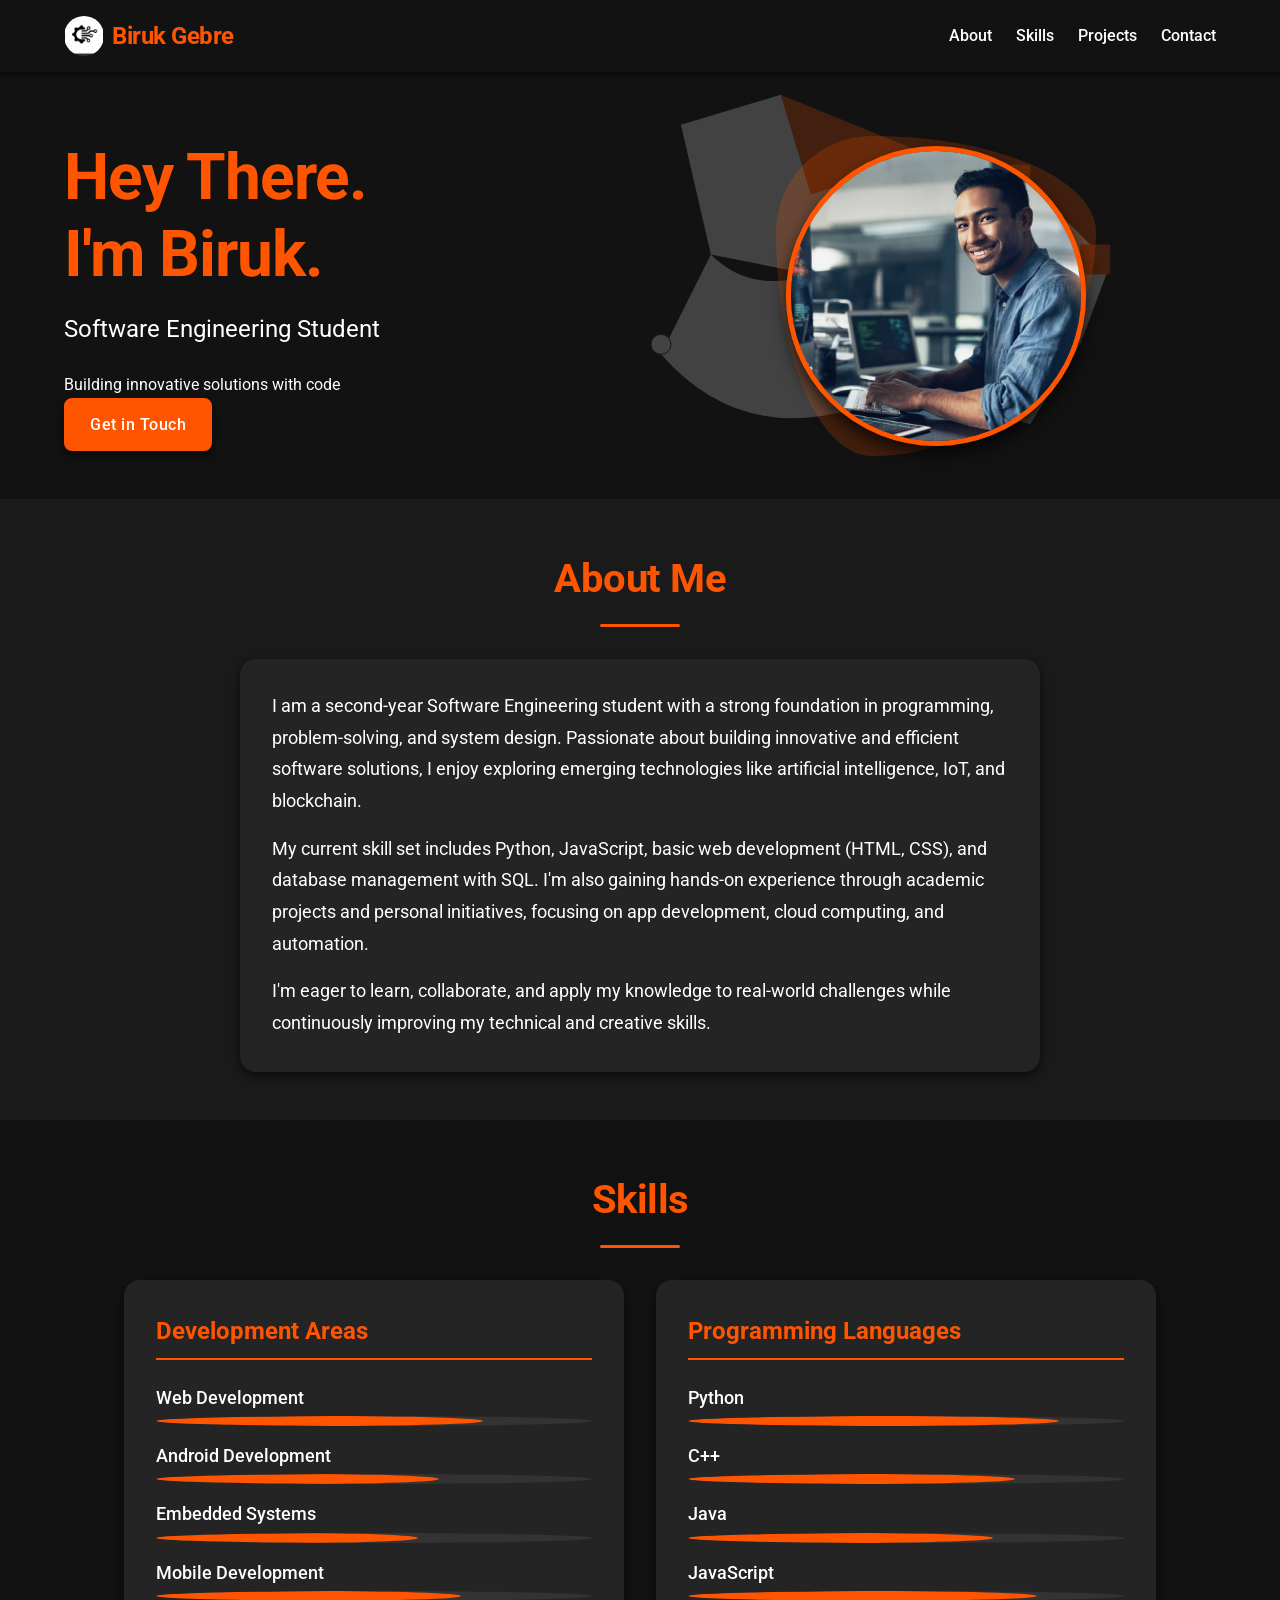
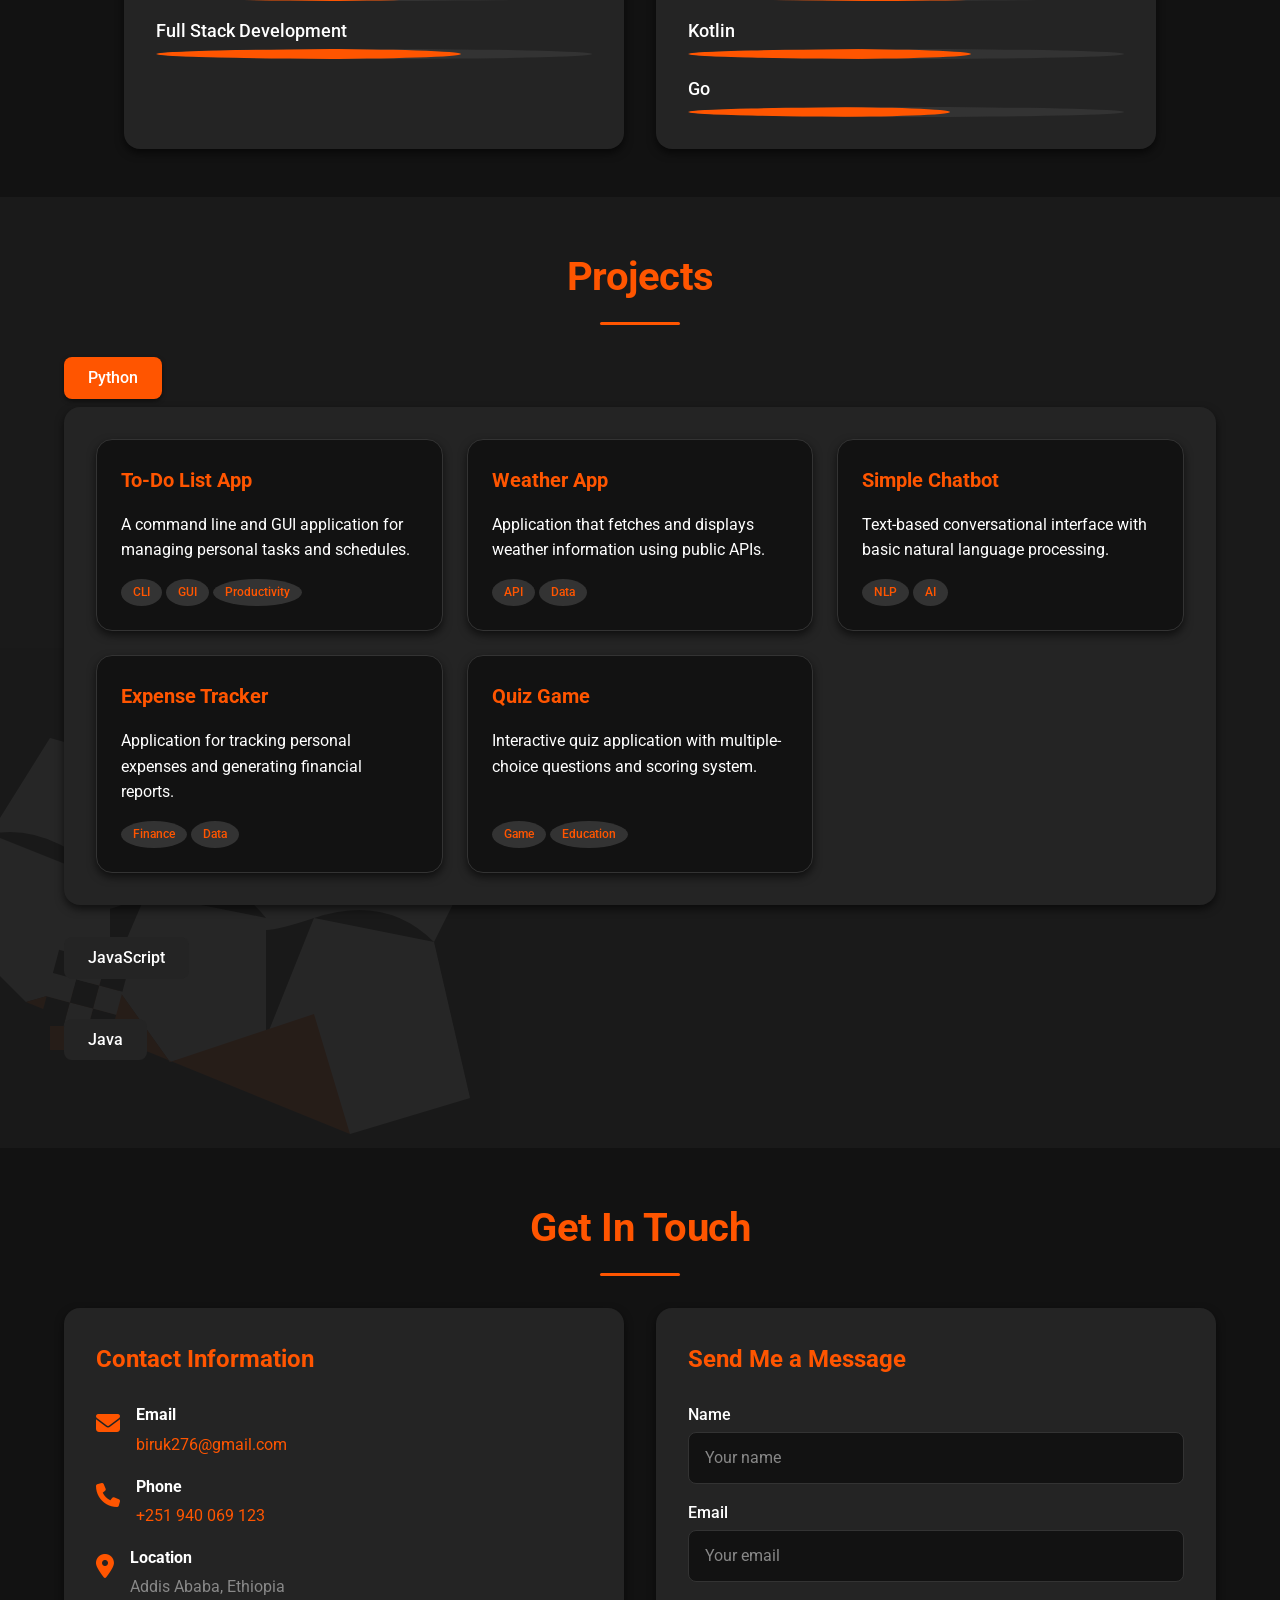
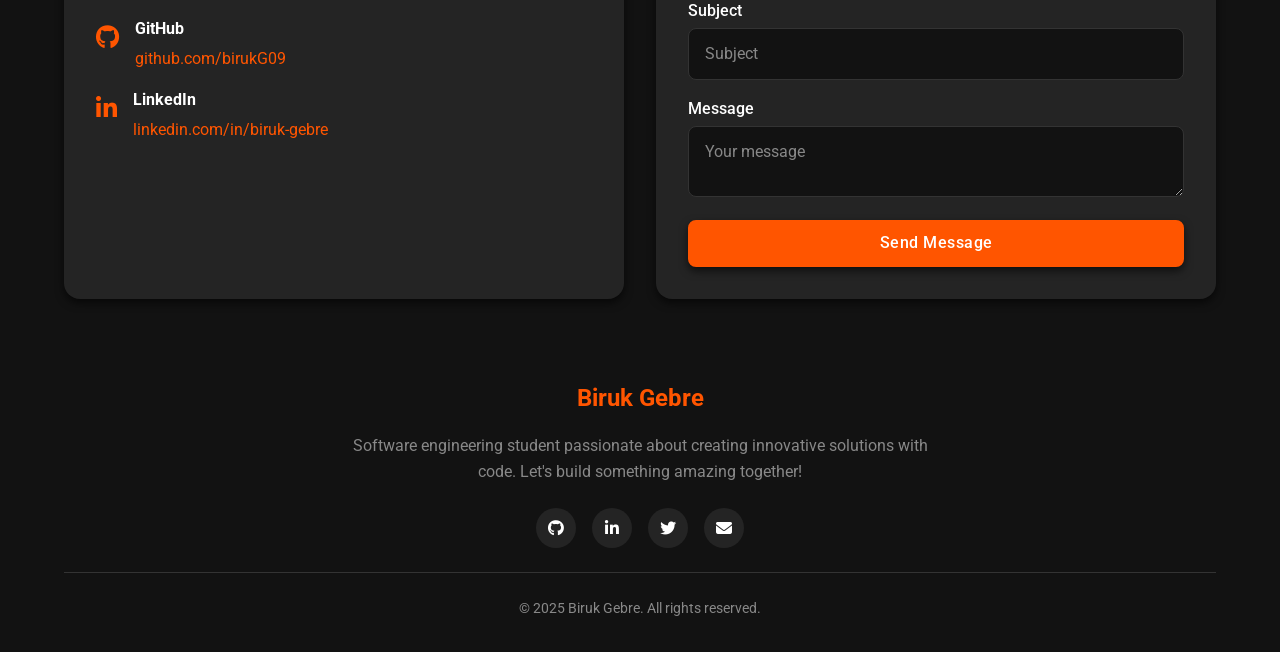
<file: index.html>
<!DOCTYPE html>
<html lang="en">
<head>
    <meta charset="UTF-8">
    <meta name="viewport" content="width=device-width, initial-scale=1.0">
    <title>Biruk Gebre - Software Engineering Portfolio</title>
    <meta name="description" content="Portfolio of Biruk Gebre, a second-year software engineering student showcasing skills and projects">
    <link rel="stylesheet" href="css/normalize.css">
    <link rel="stylesheet" href="css/styles.css">
    <link rel="preconnect" href="https://fonts.googleapis.com">
    <link rel="preconnect" href="https://fonts.gstatic.com" crossorigin>
    <link href="https://fonts.googleapis.com/css2?family=Roboto:wght@300;400;500;700&family=Source+Code+Pro:wght@400;600&display=swap" rel="stylesheet">
    <link rel="stylesheet" href="https://cdnjs.cloudflare.com/ajax/libs/font-awesome/6.4.0/css/all.min.css">
</head>
<body>
    <header class="header">
        <div class="container">
            <div class="header__content">
                <div class="header__logo">
                    <img src="./assets/logo.jpg" alt="Tech Logo" class="logo-img">
                    <h1 class="logo-text">Biruk Gebre</h1>
                </div>
                <nav class="nav">
                    <ul class="nav__list">
                        <li class="nav__item"><a href="#about" class="nav__link">About</a></li>
                        <li class="nav__item"><a href="#skills" class="nav__link">Skills</a></li>
                        <li class="nav__item"><a href="#projects" class="nav__link">Projects</a></li>
                        <li class="nav__item"><a href="#contact" class="nav__link">Contact</a></li>
                    </ul>
                </nav>
                <div class="header__mobile-nav">
                    <input type="checkbox" id="nav-toggle" class="nav-toggle">
                    <label for="nav-toggle" class="nav-toggle-label">
                        <span></span>
                    </label>
                    <nav class="mobile-nav">
                        <ul class="mobile-nav__list">
                            <li class="mobile-nav__item"><a href="#about" class="mobile-nav__link">About</a></li>
                            <li class="mobile-nav__item"><a href="#skills" class="mobile-nav__link">Skills</a></li>
                            <li class="mobile-nav__item"><a href="#projects" class="mobile-nav__link">Projects</a></li>
                            <li class="mobile-nav__item"><a href="#contact" class="mobile-nav__link">Contact</a></li>
                        </ul>
                    </nav>
                </div>
            </div>
        </div>
    </header>

    <main>
        <section class="hero">
            <div class="container">
                <div class="hero__content">
                    <div class="hero__text">
                        <h2 class="hero__title">Hey There.<br>I'm Biruk.</h2>
                        <p class="hero__subtitle">Software Engineering Student</p>
                        <p class="hero__description">Building innovative solutions with code</p>
                        <a href="#contact" class="btn btn--primary">Get in Touch</a>
                    </div>
                    <div class="hero__image">
                        <div class="profile-image">
                            <img src="./assets/profile.jpg" alt="Biruk Gebre - Software Engineer" class="profile-photo">
                        </div>
                    </div>
                </div>
            </div>
        </section>

        <section id="about" class="about section">
            <div class="container">
                <h2 class="section__title">About Me</h2>
                <div class="about__content">
                    <p class="about__text">
                        I am a second-year Software Engineering student with a strong foundation in programming, problem-solving, and system design. Passionate about building innovative and efficient software solutions, I enjoy exploring emerging technologies like artificial intelligence, IoT, and blockchain.
                    </p>
                    <p class="about__text">
                        My current skill set includes Python, JavaScript, basic web development (HTML, CSS), and database management with SQL. I'm also gaining hands-on experience through academic projects and personal initiatives, focusing on app development, cloud computing, and automation.
                    </p>
                    <p class="about__text">
                        I'm eager to learn, collaborate, and apply my knowledge to real-world challenges while continuously improving my technical and creative skills.
                    </p>
                </div>
            </div>
        </section>

        <section id="skills" class="skills section">
            <div class="container">
                <h2 class="section__title">Skills</h2>
                <div class="skills__categories">
                    <div class="skill-category">
                        <h3 class="skill-category__title">Development Areas</h3>
                        <ul class="skill-list">
                            <li class="skill-item">
                                <span class="skill-name">Web Development</span>
                                <div class="skill-bar">
                                    <div class="skill-progress" style="width: 75%"></div>
                                </div>
                            </li>
                            <li class="skill-item">
                                <span class="skill-name">Android Development</span>
                                <div class="skill-bar">
                                    <div class="skill-progress" style="width: 65%"></div>
                                </div>
                            </li>
                            <li class="skill-item">
                                <span class="skill-name">Embedded Systems</span>
                                <div class="skill-bar">
                                    <div class="skill-progress" style="width: 60%"></div>
                                </div>
                            </li>
                            <li class="skill-item">
                                <span class="skill-name">Mobile Development</span>
                                <div class="skill-bar">
                                    <div class="skill-progress" style="width: 70%"></div>
                                </div>
                            </li>
                            <li class="skill-item">
                                <span class="skill-name">Full Stack Development</span>
                                <div class="skill-bar">
                                    <div class="skill-progress" style="width: 70%"></div>
                                </div>
                            </li>
                        </ul>
                    </div>
                    
                    <div class="skill-category">
                        <h3 class="skill-category__title">Programming Languages</h3>
                        <ul class="skill-list">
                            <li class="skill-item">
                                <span class="skill-name">Python</span>
                                <div class="skill-bar">
                                    <div class="skill-progress" style="width: 85%"></div>
                                </div>
                            </li>
                            <li class="skill-item">
                                <span class="skill-name">C++</span>
                                <div class="skill-bar">
                                    <div class="skill-progress" style="width: 75%"></div>
                                </div>
                            </li>
                            <li class="skill-item">
                                <span class="skill-name">Java</span>
                                <div class="skill-bar">
                                    <div class="skill-progress" style="width: 70%"></div>
                                </div>
                            </li>
                            <li class="skill-item">
                                <span class="skill-name">JavaScript</span>
                                <div class="skill-bar">
                                    <div class="skill-progress" style="width: 80%"></div>
                                </div>
                            </li>
                            <li class="skill-item">
                                <span class="skill-name">Kotlin</span>
                                <div class="skill-bar">
                                    <div class="skill-progress" style="width: 65%"></div>
                                </div>
                            </li>
                            <li class="skill-item">
                                <span class="skill-name">Go</span>
                                <div class="skill-bar">
                                    <div class="skill-progress" style="width: 60%"></div>
                                </div>
                            </li>
                        </ul>
                    </div>
                </div>
            </div>
        </section>

        <section id="projects" class="projects section">
            <div class="container">
                <h2 class="section__title">Projects</h2>
                
                <div class="projects-tabs">
                    <div class="projects-tab">
                        <input type="radio" id="python" name="projects" class="tab-input" checked>
                        <label for="python" class="tab-label">Python</label>
                        <div class="tab-content">
                            <div class="projects-grid">
                                <div class="project-card">
                                    <h3 class="project-card__title">To-Do List App</h3>
                                    <p class="project-card__description">A command line and GUI application for managing personal tasks and schedules.</p>
                                    <div class="project-card__tags">
                                        <span class="tag">CLI</span>
                                        <span class="tag">GUI</span>
                                        <span class="tag">Productivity</span>
                                    </div>
                                </div>
                                <div class="project-card">
                                    <h3 class="project-card__title">Weather App</h3>
                                    <p class="project-card__description">Application that fetches and displays weather information using public APIs.</p>
                                    <div class="project-card__tags">
                                        <span class="tag">API</span>
                                        <span class="tag">Data</span>
                                    </div>
                                </div>
                                <div class="project-card">
                                    <h3 class="project-card__title">Simple Chatbot</h3>
                                    <p class="project-card__description">Text-based conversational interface with basic natural language processing.</p>
                                    <div class="project-card__tags">
                                        <span class="tag">NLP</span>
                                        <span class="tag">AI</span>
                                    </div>
                                </div>
                                <div class="project-card">
                                    <h3 class="project-card__title">Expense Tracker</h3>
                                    <p class="project-card__description">Application for tracking personal expenses and generating financial reports.</p>
                                    <div class="project-card__tags">
                                        <span class="tag">Finance</span>
                                        <span class="tag">Data</span>
                                    </div>
                                </div>
                                <div class="project-card">
                                    <h3 class="project-card__title">Quiz Game</h3>
                                    <p class="project-card__description">Interactive quiz application with multiple-choice questions and scoring system.</p>
                                    <div class="project-card__tags">
                                        <span class="tag">Game</span>
                                        <span class="tag">Education</span>
                                    </div>
                                </div>
                            </div>
                        </div>
                    </div>
                    
                    <div class="projects-tab">
                        <input type="radio" id="javascript" name="projects" class="tab-input">
                        <label for="javascript" class="tab-label">JavaScript</label>
                        <div class="tab-content">
                            <div class="projects-grid">
                                <div class="project-card">
                                    <h3 class="project-card__title">Personal Finance Dashboard</h3>
                                    <p class="project-card__description">Interactive dashboard for visualizing personal expenses and income.</p>
                                    <div class="project-card__tags">
                                        <span class="tag">Dashboard</span>
                                        <span class="tag">Finance</span>
                                    </div>
                                </div>
                                <div class="project-card">
                                    <h3 class="project-card__title">Recipe Finder</h3>
                                    <p class="project-card__description">Web application that allows users to search for recipes based on ingredients.</p>
                                    <div class="project-card__tags">
                                        <span class="tag">API</span>
                                        <span class="tag">Food</span>
                                    </div>
                                </div>
                                <div class="project-card">
                                    <h3 class="project-card__title">Note Taking App</h3>
                                    <p class="project-card__description">Web-based application for creating, organizing, and managing notes.</p>
                                    <div class="project-card__tags">
                                        <span class="tag">Productivity</span>
                                        <span class="tag">Local Storage</span>
                                    </div>
                                </div>
                            </div>
                        </div>
                    </div>
                    
                    <div class="projects-tab">
                        <input type="radio" id="java" name="projects" class="tab-input">
                        <label for="java" class="tab-label">Java</label>
                        <div class="tab-content">
                            <div class="projects-grid">
                                <div class="project-card">
                                    <h3 class="project-card__title">Learning Management System</h3>
                                    <p class="project-card__description">Application for managing educational courses, assignments, and student records.</p>
                                    <div class="project-card__tags">
                                        <span class="tag">Education</span>
                                        <span class="tag">Database</span>
                                    </div>
                                </div>
                                <div class="project-card">
                                    <h3 class="project-card__title">Inventory Management</h3>
                                    <p class="project-card__description">Desktop application for tracking inventory in small business settings.</p>
                                    <div class="project-card__tags">
                                        <span class="tag">Business</span>
                                        <span class="tag">GUI</span>
                                    </div>
                                </div>
                            </div>
                        </div>
                    </div>
                </div>
            </div>
        </section>

        <section id="contact" class="contact section">
            <div class="container">
                <h2 class="section__title">Get In Touch</h2>
                <div class="contact__content">
                    <div class="contact__info">
                        <h3 class="contact__heading">Contact Information</h3>
                        <ul class="contact-list">
                            <li class="contact-item">
                                <div class="contact-icon">
                                    <i class="fas fa-envelope"></i>
                                </div>
                                <div class="contact-text">
                                    <span class="contact-label">Email</span>
                                    <span class="contact-value"><a href="mailto:biruk276@gmail.com">biruk276@gmail.com</a></span>
                                </div>
                            </li>
                            <li class="contact-item">
                                <div class="contact-icon">
                                    <i class="fas fa-phone"></i>
                                </div>
                                <div class="contact-text">
                                    <span class="contact-label">Phone</span>
                                    <span class="contact-value"><a href="tel:+251940069123">+251 940 069 123</a></span>
                                </div>
                            </li>
                            <li class="contact-item">
                                <div class="contact-icon">
                                    <i class="fas fa-map-marker-alt"></i>
                                </div>
                                <div class="contact-text">
                                    <span class="contact-label">Location</span>
                                    <span class="contact-value">Addis Ababa, Ethiopia</span>
                                </div>
                            </li>
                            <li class="contact-item">
                                <div class="contact-icon">
                                    <i class="fab fa-github"></i>
                                </div>
                                <div class="contact-text">
                                    <span class="contact-label">GitHub</span>
                                    <span class="contact-value"><a href="https://github.com/birukG09" target="_blank">github.com/birukG09</a></span>
                                </div>
                            </li>
                            <li class="contact-item">
                                <div class="contact-icon">
                                    <i class="fab fa-linkedin-in"></i>
                                </div>
                                <div class="contact-text">
                                    <span class="contact-label">LinkedIn</span>
                                    <span class="contact-value"><a href="https://linkedin.com/in/biruk-gebre" target="_blank">linkedin.com/in/biruk-gebre</a></span>
                                </div>
                            </li>
                        </ul>
                    </div>
                    <div class="contact__form">
                        <h3 class="contact__heading">Send Me a Message</h3>
                        <form id="contact-form">
                            <div class="form-group">
                                <label for="name" class="form-label">Name</label>
                                <input type="text" id="name" name="name" class="form-control" placeholder="Your name" required>
                            </div>
                            <div class="form-group">
                                <label for="email" class="form-label">Email</label>
                                <input type="email" id="email" name="email" class="form-control" placeholder="Your email" required>
                            </div>
                            <div class="form-group">
                                <label for="subject" class="form-label">Subject</label>
                                <input type="text" id="subject" name="subject" class="form-control" placeholder="Subject">
                            </div>
                            <div class="form-group">
                                <label for="message" class="form-label">Message</label>
                                <textarea id="message" name="message" class="form-control" placeholder="Your message" required></textarea>
                            </div>
                            <button type="submit" class="btn btn--primary btn--full">Send Message</button>
                        </form>
                    </div>
                </div>
            </div>
        </section>
    </main>

    <footer class="footer">
        <div class="container">
            <div class="footer__content">
                <div class="footer__logo">Biruk Gebre</div>
                <p class="footer__text">Software engineering student passionate about creating innovative solutions with code. Let's build something amazing together!</p>
                <div class="social-links">
                    <a href="https://github.com/birukG09" class="social-link" target="_blank" aria-label="GitHub">
                        <i class="fab fa-github"></i>
                    </a>
                    <a href="https://linkedin.com/in/biruk-gebre" class="social-link" target="_blank" aria-label="LinkedIn">
                        <i class="fab fa-linkedin-in"></i>
                    </a>
                    <a href="https://twitter.com/biruk-gebre" class="social-link" target="_blank" aria-label="Twitter">
                        <i class="fab fa-twitter"></i>
                    </a>
                    <a href="mailto:biruk276@gmail.com" class="social-link" aria-label="Email">
                        <i class="fas fa-envelope"></i>
                    </a>
                </div>
                <div class="footer__bottom">
                    <p class="copyright">&copy; 2025 Biruk Gebre. All rights reserved.</p>
                </div>
            </div>
        </div>
    </footer>

    <script>
        // Simple script to toggle header styling on scroll
        window.addEventListener('scroll', () => {
            const header = document.querySelector('.header');
            if (window.scrollY > 100) {
                header.classList.add('scrolled');
            } else {
                header.classList.remove('scrolled');
            }
        });

        // Form submission handling (for demonstration)
        const contactForm = document.getElementById('contact-form');
        if (contactForm) {
            contactForm.addEventListener('submit', (e) => {
                e.preventDefault();
                // In a real application, you would send the form data to a server
                alert('Thank you for your message! I will get back to you soon.');
                contactForm.reset();
            });
        }
    </script>
</body>
</html>
</file>
<file: css/styles.css>
/* ===== Variables ===== */
:root {
    /* Colors - Updated to match Figma template */
    --color-primary: #FF5500;
    --color-background: #1A1A1A;
    --color-dark: #121212;
    --color-light: #FFFFFF;
    --color-gray: #888888;
    --color-gray-light: #333333;
    --color-gray-dark: #242424;
    
    /* Typography */
    --font-family-base: 'Roboto', sans-serif;
    --font-family-heading: 'Roboto', sans-serif;
    --font-family-code: 'Source Code Pro', monospace;
    
    /* Spacing */
    --spacing-xs: 0.25rem;
    --spacing-sm: 0.5rem;
    --spacing-md: 1rem;
    --spacing-lg: 1.5rem;
    --spacing-xl: 2rem;
    --spacing-xxl: 3rem;
    
    /* Borders */
    --border-radius-sm: 0.25rem;
    --border-radius-md: 0.5rem;
    --border-radius-lg: 1rem;
    --border-radius-full: 50%;
    
    /* Shadows */
    --shadow-sm: 0 2px 4px rgba(0, 0, 0, 0.5);
    --shadow-md: 0 4px 8px rgba(0, 0, 0, 0.6);
    --shadow-lg: 0 8px 16px rgba(0, 0, 0, 0.7);
    
    /* Transitions */
    --transition-fast: 150ms ease-in-out;
    --transition-default: 300ms ease-in-out;
    --transition-slow: 500ms ease-in-out;
}

/* ===== Base Styles ===== */
*, *::before, *::after {
    box-sizing: border-box;
    margin: 0;
    padding: 0;
}

html {
    scroll-behavior: smooth;
    font-size: 16px;
}

body {
    font-family: var(--font-family-base);
    color: var(--color-light);
    background-color: var(--color-background);
    line-height: 1.6;
}

a {
    text-decoration: none;
    color: var(--color-primary);
    transition: color var(--transition-fast);
}

a:hover {
    color: var(--color-light);
}

ul {
    list-style: none;
}

img {
    max-width: 100%;
    height: auto;
    display: block;
}

.container {
    width: 100%;
    max-width: 1200px;
    margin: 0 auto;
    padding: 0 var(--spacing-lg);
}

.section {
    padding: var(--spacing-xxl) 0;
}

.section__title {
    font-size: 2.5rem;
    text-align: center;
    margin-bottom: var(--spacing-xl);
    position: relative;
    font-weight: 700;
    color: var(--color-primary);
    padding-bottom: var(--spacing-md);
    letter-spacing: -0.5px;
}

.section__title::after {
    content: "";
    position: absolute;
    bottom: 0;
    left: 50%;
    transform: translateX(-50%);
    width: 80px;
    height: 3px;
    background-color: var(--color-primary);
    border-radius: var(--border-radius-sm);
}

/* ===== Buttons ===== */
.btn {
    display: inline-block;
    font-weight: 500;
    text-align: center;
    white-space: nowrap;
    vertical-align: middle;
    cursor: pointer;
    padding: 0.75rem 1.5rem;
    border-radius: var(--border-radius-md);
    transition: all var(--transition-fast);
    border: none;
    font-size: 1rem;
    letter-spacing: 0.5px;
}

.btn--primary {
    background-color: var(--color-primary);
    color: var(--color-light);
    border: 2px solid var(--color-primary);
    box-shadow: var(--shadow-md);
}

.btn--primary:hover, .btn--primary:focus {
    background-color: transparent;
    color: var(--color-primary);
    transform: translateY(-3px);
    box-shadow: var(--shadow-lg);
}

.btn--outline {
    background-color: transparent;
    color: var(--color-primary);
    border: 2px solid var(--color-primary);
}

.btn--outline:hover, .btn--outline:focus {
    background-color: var(--color-primary);
    color: var(--color-light);
    transform: translateY(-3px);
}

.btn--full {
    width: 100%;
}

/* ===== Header & Navigation ===== */
.header {
    position: fixed;
    top: 0;
    left: 0;
    width: 100%;
    z-index: 100;
    background-color: var(--color-dark);
    box-shadow: var(--shadow-sm);
    padding: var(--spacing-md) 0;
    transition: all var(--transition-default);
}

.header.scrolled {
    padding: var(--spacing-sm) 0;
    box-shadow: var(--shadow-md);
}

.header__content {
    display: flex;
    justify-content: space-between;
    align-items: center;
}

.header__logo {
    display: flex;
    align-items: center;
    gap: var(--spacing-sm);
}

.logo-img {
    width: 40px;
    height: 40px;
    object-fit: contain;
    border-radius: var(--border-radius-full);
}

.logo-text {
    font-size: 1.5rem;
    font-weight: 700;
    color: var(--color-primary);
    margin: 0;
    letter-spacing: -0.5px;
}

.nav__list {
    display: flex;
}

.nav__item {
    margin-left: var(--spacing-lg);
}

.nav__link {
    font-weight: 500;
    color: var(--color-light);
    position: relative;
    padding: var(--spacing-xs) 0;
}

.nav__link:hover {
    color: var(--color-primary);
}

.nav__link::after {
    content: '';
    position: absolute;
    bottom: -2px;
    left: 0;
    width: 0;
    height: 2px;
    background-color: var(--color-primary);
    transition: width var(--transition-default);
}

.nav__link:hover::after {
    width: 100%;
}

/* Mobile Navigation */
.header__mobile-nav {
    display: none;
}

.nav-toggle {
    display: none;
}

.nav-toggle-label {
    display: none;
    height: 24px;
    width: 30px;
    position: relative;
    cursor: pointer;
}

.nav-toggle-label span,
.nav-toggle-label span::before,
.nav-toggle-label span::after {
    display: block;
    background: var(--color-light);
    height: 2px;
    width: 30px;
    position: absolute;
    left: 0;
    transition: all var(--transition-default);
}

.nav-toggle-label span {
    top: 11px;
}

.nav-toggle-label span::before,
.nav-toggle-label span::after {
    content: '';
}

.nav-toggle-label span::before {
    top: -8px;
}

.nav-toggle-label span::after {
    bottom: -8px;
}

.nav-toggle:checked ~ .nav-toggle-label span {
    background: transparent;
}

.nav-toggle:checked ~ .nav-toggle-label span::before {
    transform: rotate(45deg);
    top: 0;
}

.nav-toggle:checked ~ .nav-toggle-label span::after {
    transform: rotate(-45deg);
    bottom: 0;
}

.mobile-nav {
    position: absolute;
    top: 100%;
    right: 0;
    left: 0;
    background-color: var(--color-dark);
    box-shadow: var(--shadow-md);
    padding: var(--spacing-md) 0;
    text-align: center;
    transform: scale(1, 0);
    transform-origin: top;
    transition: transform var(--transition-default);
}

.nav-toggle:checked ~ .mobile-nav {
    transform: scale(1, 1);
}

.mobile-nav__list {
    margin: 0;
    padding: 0;
}

.mobile-nav__item {
    margin: var(--spacing-md) 0;
}

.mobile-nav__link {
    font-weight: 500;
    color: var(--color-light);
    font-size: 1.1rem;
    padding: var(--spacing-xs) 0;
    display: inline-block;
}

.mobile-nav__link:hover {
    color: var(--color-primary);
}

/* ===== Hero Section ===== */
.hero {
    padding: 140px 0 var(--spacing-xxl);
    background-color: var(--color-dark);
    position: relative;
    overflow: hidden;
}

.hero::before {
    content: '';
    position: absolute;
    top: 0;
    right: 0;
    width: 90%;
    height: 100%;
    background-image: url('../assets/abstract-design.svg');
    background-repeat: no-repeat;
    background-position: center right;
    background-size: contain;
    opacity: 0.2;
    z-index: 1;
}

.hero__content {
    position: relative;
    z-index: 2;
    display: flex;
    align-items: center;
    justify-content: space-between;
    gap: var(--spacing-xl);
}

.hero__text {
    flex: 1;
}

.hero__title {
    font-size: 4rem;
    font-weight: 700;
    margin-bottom: var(--spacing-md);
    color: var(--color-primary);
    line-height: 1.2;
    letter-spacing: -1px;
}

.hero__subtitle {
    font-size: 1.5rem;
    color: var(--color-light);
    margin-bottom: var(--spacing-lg);
    font-weight: 400;
}

.hero__image {
    flex: 1;
    display: flex;
    justify-content: center;
    position: relative;
}

.profile-image {
    width: 300px;
    height: 300px;
    position: relative;
    z-index: 3;
}

.profile-photo {
    width: 100%;
    height: 100%;
    object-fit: cover;
    border-radius: var(--border-radius-full);
    box-shadow: var(--shadow-lg);
    border: 5px solid var(--color-primary);
}

/* Animated blob shape behind profile */
.profile-image::before {
    content: '';
    position: absolute;
    width: 320px;
    height: 320px;
    background-color: var(--color-primary);
    opacity: 0.2;
    border-radius: 30% 70% 70% 30% / 30% 30% 70% 70%;
    top: -10px;
    left: -10px;
    z-index: -1;
    animation: morph 8s ease-in-out infinite;
}

@keyframes morph {
    0% { border-radius: 30% 70% 70% 30% / 30% 30% 70% 70%; }
    25% { border-radius: 70% 30% 30% 70% / 70% 30% 70% 30%; }
    50% { border-radius: 30% 30% 70% 70% / 60% 40% 60% 40%; }
    75% { border-radius: 40% 60% 30% 70% / 30% 30% 70% 70%; }
    100% { border-radius: 30% 70% 70% 30% / 30% 30% 70% 70%; }
}

/* ===== About Section ===== */
.about {
    background-color: var(--color-background);
}

.about__content {
    max-width: 800px;
    margin: 0 auto;
    background-color: var(--color-gray-dark);
    border-radius: var(--border-radius-lg);
    padding: var(--spacing-xl);
    box-shadow: var(--shadow-md);
}

.about__text {
    margin-bottom: var(--spacing-md);
    font-size: 1.1rem;
    color: var(--color-light);
    line-height: 1.8;
}

.about__text:last-child {
    margin-bottom: 0;
}

/* ===== Skills Section ===== */
.skills {
    background-color: var(--color-dark);
}

.skills__categories {
    display: flex;
    flex-wrap: wrap;
    gap: var(--spacing-xl);
    justify-content: center;
}

.skill-category {
    flex: 1;
    min-width: 300px;
    max-width: 500px;
    padding: var(--spacing-xl);
    background-color: var(--color-gray-dark);
    border-radius: var(--border-radius-lg);
    box-shadow: var(--shadow-md);
    transition: transform var(--transition-default), box-shadow var(--transition-default);
}

.skill-category:hover {
    transform: translateY(-5px);
    box-shadow: var(--shadow-lg);
}

.skill-category__title {
    margin-bottom: var(--spacing-lg);
    font-size: 1.5rem;
    color: var(--color-primary);
    padding-bottom: var(--spacing-sm);
    border-bottom: 2px solid var(--color-primary);
    font-weight: 700;
}

.skill-list {
    display: flex;
    flex-direction: column;
    gap: var(--spacing-md);
}

.skill-item {
    display: flex;
    flex-direction: column;
    gap: var(--spacing-xs);
}

.skill-name {
    font-weight: 500;
    font-size: 1.1rem;
    color: var(--color-light);
    display: flex;
    justify-content: space-between;
}

.skill-bar {
    height: 10px;
    background-color: var(--color-gray-light);
    border-radius: var(--border-radius-full);
    overflow: hidden;
}

.skill-progress {
    height: 100%;
    background-color: var(--color-primary);
    border-radius: var(--border-radius-full);
    transition: width 1s ease-in-out;
}

/* ===== Projects Section ===== */
.projects {
    background-color: var(--color-background);
    position: relative;
    overflow: hidden;
}

.projects::after {
    content: '';
    position: absolute;
    bottom: -100px;
    left: -100px;
    width: 600px;
    height: 600px;
    background-image: url('../assets/abstract-design.svg');
    background-repeat: no-repeat;
    background-position: center;
    background-size: cover;
    opacity: 0.05;
    z-index: 1;
    transform: rotate(180deg);
}

.projects-tabs {
    margin-top: var(--spacing-xl);
    display: flex;
    flex-direction: column;
    align-items: center;
    position: relative;
    z-index: 2;
}

.projects-tab {
    margin-bottom: var(--spacing-xl);
    width: 100%;
}

.tab-input {
    display: none;
}

.tab-label {
    display: inline-block;
    padding: var(--spacing-sm) var(--spacing-lg);
    background-color: var(--color-gray-dark);
    border-radius: var(--border-radius-md);
    font-weight: 500;
    cursor: pointer;
    transition: all var(--transition-fast);
    margin-right: var(--spacing-sm);
    margin-bottom: var(--spacing-sm);
    color: var(--color-light);
}

.tab-input:checked + .tab-label {
    background-color: var(--color-primary);
    color: var(--color-light);
    box-shadow: var(--shadow-sm);
}

.tab-content {
    display: none;
    padding: var(--spacing-xl);
    background-color: var(--color-gray-dark);
    border-radius: var(--border-radius-lg);
    box-shadow: var(--shadow-md);
}

.tab-input:checked ~ .tab-content {
    display: block;
    animation: fadeIn 0.5s ease-in-out;
}

@keyframes fadeIn {
    from { opacity: 0; transform: translateY(10px); }
    to { opacity: 1; transform: translateY(0); }
}

.projects-grid {
    display: grid;
    grid-template-columns: repeat(auto-fill, minmax(280px, 1fr));
    gap: var(--spacing-lg);
}

.project-card {
    background-color: var(--color-dark);
    border-radius: var(--border-radius-lg);
    padding: var(--spacing-lg);
    box-shadow: var(--shadow-md);
    transition: transform var(--transition-default), box-shadow var(--transition-default), border-color var(--transition-default);
    border: 1px solid var(--color-gray-light);
    height: 100%;
    display: flex;
    flex-direction: column;
    position: relative;
    overflow: hidden;
}

.project-card::after {
    content: '';
    position: absolute;
    top: -5px;
    right: -5px;
    width: 40px;
    height: 40px;
    background-color: transparent;
    border-top: 2px solid transparent;
    border-right: 2px solid transparent;
    transition: all var(--transition-default);
}

.project-card:hover {
    transform: translateY(-5px);
    box-shadow: var(--shadow-lg);
    border-color: var(--color-primary);
}

.project-card:hover::after {
    border-color: var(--color-primary);
}

.project-card__title {
    font-size: 1.25rem;
    margin-bottom: var(--spacing-md);
    color: var(--color-primary);
    font-weight: 700;
}

.project-card__description {
    margin-bottom: var(--spacing-md);
    flex-grow: 1;
    color: var(--color-light);
    line-height: 1.6;
}

.project-card__tags {
    display: flex;
    flex-wrap: wrap;
    gap: var(--spacing-xs);
}

.tag {
    display: inline-block;
    padding: 0.25rem 0.75rem;
    background-color: var(--color-gray-light);
    color: var(--color-primary);
    border-radius: var(--border-radius-full);
    font-size: 0.75rem;
    font-weight: 500;
}

/* ===== Contact Section ===== */
.contact {
    background-color: var(--color-dark);
    position: relative;
}

.contact__content {
    display: flex;
    flex-wrap: wrap;
    gap: var(--spacing-xl);
    justify-content: center;
}

.contact__info {
    flex: 1;
    min-width: 300px;
    background-color: var(--color-gray-dark);
    padding: var(--spacing-xl);
    border-radius: var(--border-radius-lg);
    box-shadow: var(--shadow-md);
}

.contact__heading {
    font-size: 1.5rem;
    margin-bottom: var(--spacing-lg);
    color: var(--color-primary);
    font-weight: 700;
}

.contact-list {
    display: flex;
    flex-direction: column;
    gap: var(--spacing-md);
}

.contact-item {
    display: flex;
    align-items: flex-start;
    gap: var(--spacing-md);
}

.contact-icon {
    color: var(--color-primary);
    font-size: 1.5rem;
    margin-top: 3px;
}

.contact-text {
    flex: 1;
}

.contact-label {
    font-weight: 700;
    margin-bottom: var(--spacing-xs);
    display: block;
    color: var(--color-light);
}

.contact-value {
    color: var(--color-gray);
}

.contact-value a {
    color: var(--color-primary);
}

.contact-value a:hover {
    text-decoration: underline;
}

.contact__form {
    flex: 1;
    min-width: 300px;
    background-color: var(--color-gray-dark);
    padding: var(--spacing-xl);
    border-radius: var(--border-radius-lg);
    box-shadow: var(--shadow-md);
}

.form-group {
    margin-bottom: var(--spacing-md);
}

.form-label {
    display: block;
    margin-bottom: var(--spacing-xs);
    font-weight: 500;
    color: var(--color-light);
}

.form-control {
    width: 100%;
    padding: var(--spacing-md);
    border: 1px solid var(--color-gray-light);
    border-radius: var(--border-radius-md);
    background-color: var(--color-dark);
    color: var(--color-light);
    transition: border-color var(--transition-fast), box-shadow var(--transition-fast);
}

.form-control:focus {
    outline: none;
    border-color: var(--color-primary);
    box-shadow: 0 0 0 3px rgba(255, 85, 0, 0.3);
}

.form-control::placeholder {
    color: var(--color-gray);
}

textarea.form-control {
    min-height: A120px;
    resize: vertical;
}

/* ===== Footer ===== */
.footer {
    background-color: var(--color-dark);
    color: var(--color-light);
    padding: var(--spacing-xl) 0;
}

.footer__content {
    display: flex;
    flex-direction: column;
    align-items: center;
    text-align: center;
}

.footer__logo {
    font-size: 1.5rem;
    font-weight: 700;
    color: var(--color-primary);
    margin-bottom: var(--spacing-md);
}

.footer__text {
    margin-bottom: var(--spacing-lg);
    max-width: 600px;
    color: var(--color-gray);
}

.social-links {
    display: flex;
    gap: var(--spacing-md);
    margin-bottom: var(--spacing-lg);
}

.social-link {
    display: flex;
    align-items: center;
    justify-content: center;
    width: 40px;
    height: 40px;
    background-color: var(--color-gray-dark);
    color: var(--color-light);
    border-radius: var(--border-radius-full);
    transition: all var(--transition-fast);
}

.social-link:hover {
    background-color: var(--color-primary);
    color: var(--color-light);
    transform: translateY(-3px);
}

.footer__bottom {
    border-top: 1px solid var(--color-gray-light);
    padding-top: var(--spacing-lg);
    width: 100%;
}

.copyright {
    color: var(--color-gray);
    font-size: 0.9rem;
}

/* ===== Responsive Design ===== */
@media screen and (max-width: 992px) {
    .hero__title {
        font-size: 3rem;
    }
    
    .hero__subtitle {
        font-size: 1.25rem;
    }
    
    .profile-image {
        width: 250px;
        height: 250px;
    }
    
    .profile-image::before {
        width: 270px;
        height: 270px;
    }
}

@media screen and (max-width: 768px) {
    .hero__content {
        flex-direction: column-reverse;
        text-align: center;
    }
    
    .hero__image {
        margin-bottom: var(--spacing-lg);
    }
    
    .header__content {
        position: relative;
    }
    
    .nav {
        display: none;
    }
    
    .header__mobile-nav {
        display: block;
    }
    
    .nav-toggle-label {
        display: block;
    }
    
    .skill-category {
        min-width: 100%;
    }
    
    .contact__content {
        flex-direction: column;
    }
}

@media screen and (max-width: 576px) {
    html {
        font-size: 14px;
    }
    
    .section {
        padding: var(--spacing-xl) 0;
    }
    
    .hero {
        padding: 120px 0 var(--spacing-xl);
    }
    
    .hero__title {
        font-size: 2.5rem;
    }
    
    .profile-image {
        width: 200px;
        height: 200px;
    }
    
    .profile-image::before {
        width: 220px;
        height: 220px;
    }
    
    .projects-grid {
        grid-template-columns: 1fr;
    }
}
</file>
